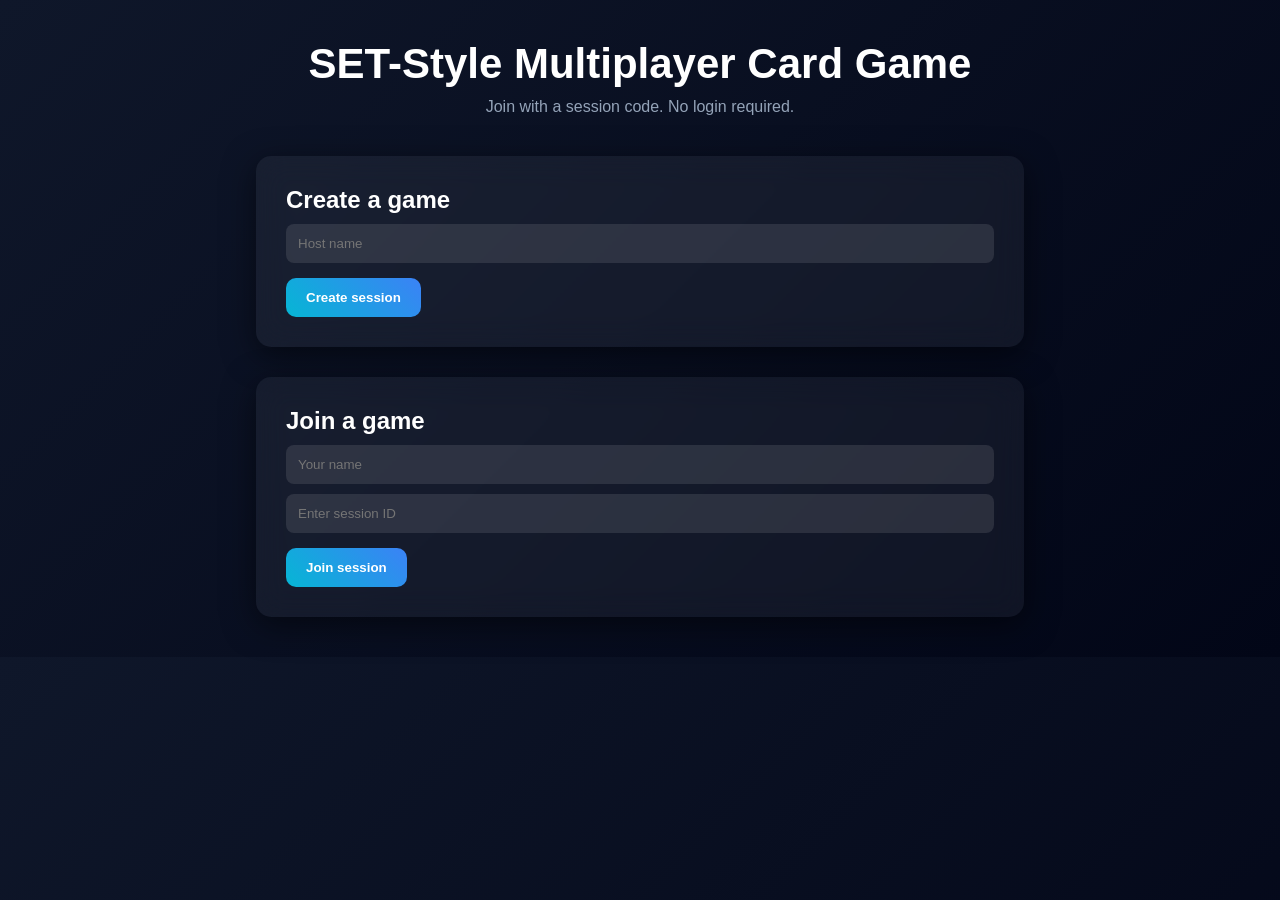
<file: src/main/resources/static/index.html>
<!DOCTYPE html>
<html>
<head>
    <title>SET Game</title>
    <link rel="stylesheet" href="css/style.css">
</head>
<body>

<h1 class="title">SET-Style Multiplayer Card Game</h1>
<p class="subtitle">Join with a session code. No login required.</p>

<div class="container">

    <div class="card-box">
        <h2>Create a game</h2>

        <input placeholder="Host name">
        <button class="primary" onclick="createGame()">Create session</button>
    </div>

    <div class="card-box">
        <h2>Join a game</h2>

        <input id="name" placeholder="Your name">
        <input id="sessionId" placeholder="Enter session ID">

        <button class="primary" onclick="joinGame()">Join session</button>
    </div>
<div id="popup" class="popup hidden"></div>
</div>

<script src="js/app.js"></script>
</body>
</html>
</file>
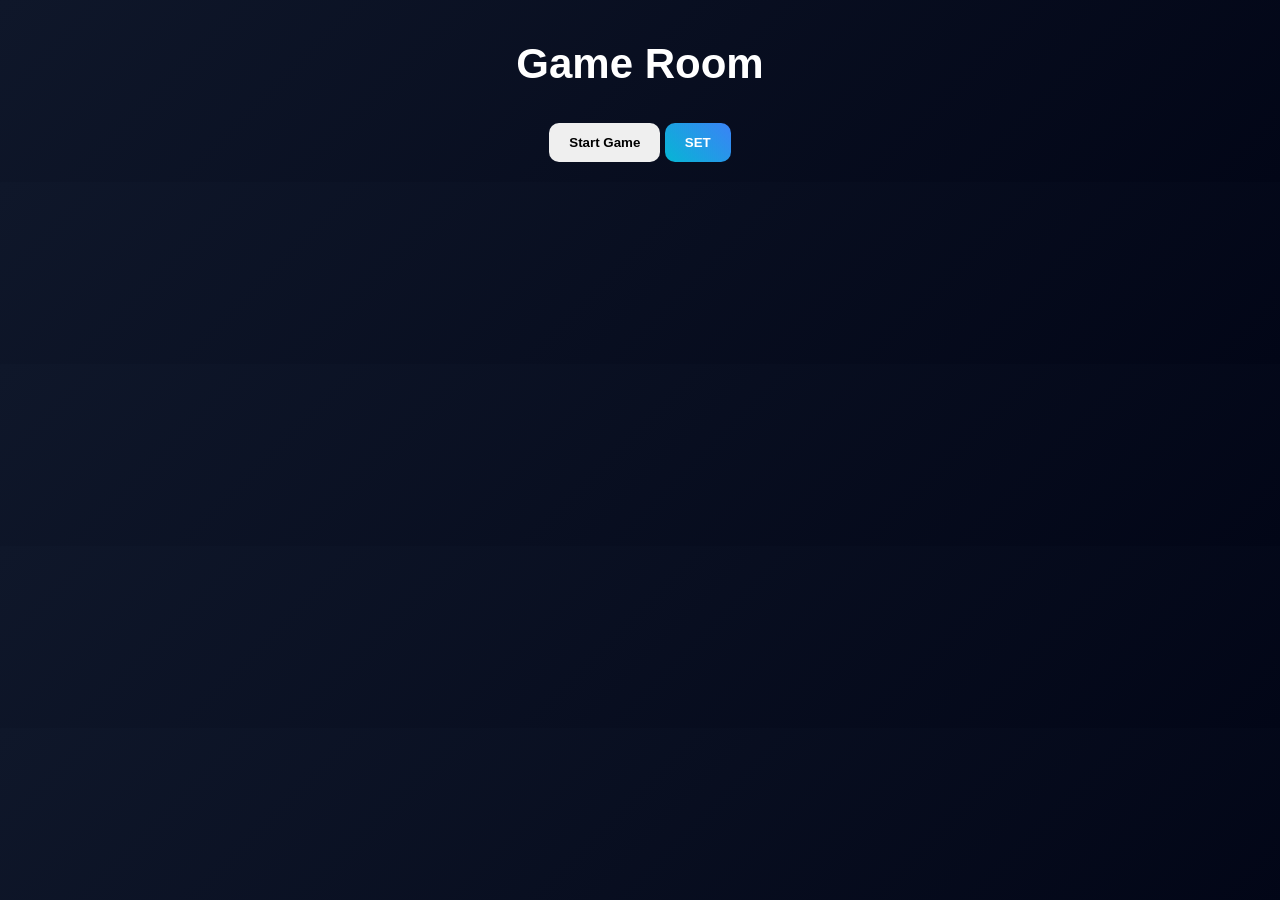
<file: src/main/resources/static/game.html>
<!DOCTYPE html>
<html>
<head>
    <meta charset="UTF-8">
    <title>Game Room</title>
    <link rel="stylesheet" href="css/style.css">
</head>
<body>

<h2 class="title">Game Room</h2>

<!-- 👥 Players -->
<div id="playersList"></div>

<!-- 🎯 Turn -->
<p id="turn" class="turn"></p>

<!-- ⏳ Waiting Screen -->
<div id="waitingScreen" class="waiting hidden">
    <div class="loader"></div>
    <h2>⏳ Waiting for players...</h2>
</div>

<!-- 🔔 Popup -->
<div id="popup" class="popup hidden"></div>

<!-- 🎴 Cards -->
<div id="cards" style="text-align:center;"></div>

<!-- 🎮 Controls -->
<div style="text-align:center;">
    <button id="startBtn" onclick="startGame()">Start Game</button>
    <button class="primary" onclick="callSet()">SET</button>
</div>

<!-- 🏆 Score -->
<div class="scoreboard" id="scores"></div>

<script src="js/app.js"></script>

<script>
setInterval(loadGameState, 2000);

function loadGameState() {

    const sessionId = localStorage.getItem("sessionId");
    const playerId = localStorage.getItem("playerId");

    fetch(`/api/game/state?sessionId=${sessionId}`)
        .then(res => res.json())
        .then(data => {

            // 🎯 TURN
            document.getElementById("turn").innerText =
                "🎯 Current Turn: " + (data.currentTurn || "-");

            // 👥 PLAYERS
            renderPlayers(data.players);

            // ⏳ WAITING
            toggleWaiting(data);

            // ▶️ START BUTTON
            controlStartButton(data);

            // 🎴 CARDS
            const player = data.players[playerId];
            let html = "";

            if (player && player.cards) {
                player.cards.forEach(card => {

                    const disabled = data.currentTurn !== playerId ? "disabled" : "";

                    html += `
                        <div class="game-card ${disabled}"
                             onclick="${disabled ? '' : `passCard('${card.value}')`}">
                             ${card.value}
                        </div>
                    `;
                });
            }

            document.getElementById("cards").innerHTML = html;

            // 🏆 SCOREBOARD
            let scoreHTML = "";
            for (let p in data.players) {
                scoreHTML += `<div class="score-item">${p} : ${data.players[p].score}</div>`;
            }

            document.getElementById("scores").innerHTML = scoreHTML;

        })
        .catch(() => {
            showPopup("Server error", true);
        });
}
</script>

</body>
</html>
</file>
<file: src/main/resources/static/css/style.css>
* {
    margin: 0;
    padding: 0;
    box-sizing: border-box;
}

body {
    font-family: 'Segoe UI', sans-serif;
    background: linear-gradient(135deg, #0f172a, #020617);
    color: white;
}

/* Title */
.title {
    text-align: center;
    margin-top: 40px;
    font-size: 42px;
    font-weight: bold;
}

.subtitle {
    text-align: center;
    margin-top: 10px;
    color: #94a3b8;
}

/* Layout */
.container {
    width: 60%;
    margin: 40px auto;
}

/* Card UI */
.card-box {
    background: rgba(255, 255, 255, 0.05);
    border-radius: 15px;
    padding: 30px;
    margin-bottom: 30px;
    backdrop-filter: blur(15px);
    box-shadow: 0 8px 32px rgba(0,0,0,0.5);
    transition: 0.3s;
}

.card-box:hover {
    transform: translateY(-5px);
}

/* Inputs */
input {
    width: 100%;
    padding: 12px;
    margin-top: 10px;
    border-radius: 8px;
    border: none;
    background: rgba(255,255,255,0.1);
    color: white;
    outline: none;
}

/* Buttons */
button {
    margin-top: 15px;
    padding: 12px 20px;
    border-radius: 10px;
    border: none;
    font-weight: bold;
    cursor: pointer;
    transition: 0.3s;
}

.primary {
    background: linear-gradient(45deg, #06b6d4, #3b82f6);
    color: white;
}

.primary:hover {
    transform: scale(1.05);
    box-shadow: 0 0 15px #06b6d4;
}

/* Game Cards */
.game-card {
    display: inline-block;
    width: 90px;
    height: 130px;
    margin: 10px;
    border-radius: 12px;
    background: white;
    color: black;
    font-size: 30px;
    line-height: 130px;
    font-weight: bold;
    cursor: pointer;
    transition: 0.2s;
}

.game-card:hover {
    transform: scale(1.1);
}

.disabled {
    opacity: 0.4;
    pointer-events: none;
}

/* Scoreboard */
.scoreboard {
    margin-top: 20px;
    text-align: center;
}

.score-item {
    background: rgba(255,255,255,0.05);
    margin: 5px;
    padding: 10px;
    border-radius: 8px;
}

/* Turn highlight */
.turn {
    margin-top: 20px;
    font-size: 18px;
    color: #22c55e;
    text-align: center;
}
/* Waiting Screen */
.waiting {
    position: fixed;
    top: 0;
    left: 0;
    width: 100%;
    height: 100%;
    background: rgba(15, 23, 42, 0.95);
    color: white;
    display: flex;
    flex-direction: column;
    justify-content: center;
    align-items: center;
    z-index: 1000;
}

.hidden {
    display: none;
}
/* Loader animation */
.loader {
    border: 6px solid #334155;
    border-top: 6px solid #38bdf8;
    border-radius: 50%;
    width: 60px;
    height: 60px;
    animation: spin 1s linear infinite;
    margin-bottom: 20px;
}

@keyframes spin {
    100% { transform: rotate(360deg); }
}
/* Card Style */
.card {
    padding: 20px;
    margin: 10px;
    background: linear-gradient(145deg, #1e293b, #0f172a);
    border-radius: 12px;
    color: white;
    font-size: 20px;
    transition: transform 0.3s ease, box-shadow 0.3s;
}

/* Hover effect */
.card:hover {
    transform: translateY(-10px) scale(1.1);
    box-shadow: 0 10px 25px rgba(0,0,0,0.5);
}

/* Deal animation */
.card {
    animation: deal 0.4s ease;
}

@keyframes deal {
    from {
        transform: translateY(-50px) scale(0.5);
        opacity: 0;
    }
    to {
        transform: translateY(0) scale(1);
        opacity: 1;
    }
}
.popup {
    position: fixed;
    top: 20px;
    right: 20px;
    background: #22c55e;
    color: white;
    padding: 15px 20px;
    border-radius: 8px;
    font-weight: bold;
    animation: slideIn 0.5s ease;
}

.popup.error {
    background: #ef4444;
}

@keyframes slideIn {
    from { transform: translateX(200px); opacity: 0; }
    to { transform: translateX(0); opacity: 1; }
}
.popup {
    position: fixed;
    top: 20px;
    right: 20px;
    background: #22c55e;
    color: white;
    padding: 12px 18px;
    border-radius: 8px;
    font-weight: bold;
}

.popup.error {
    background: #ef4444;
}

.hidden {
    display: none;
}
</file>
